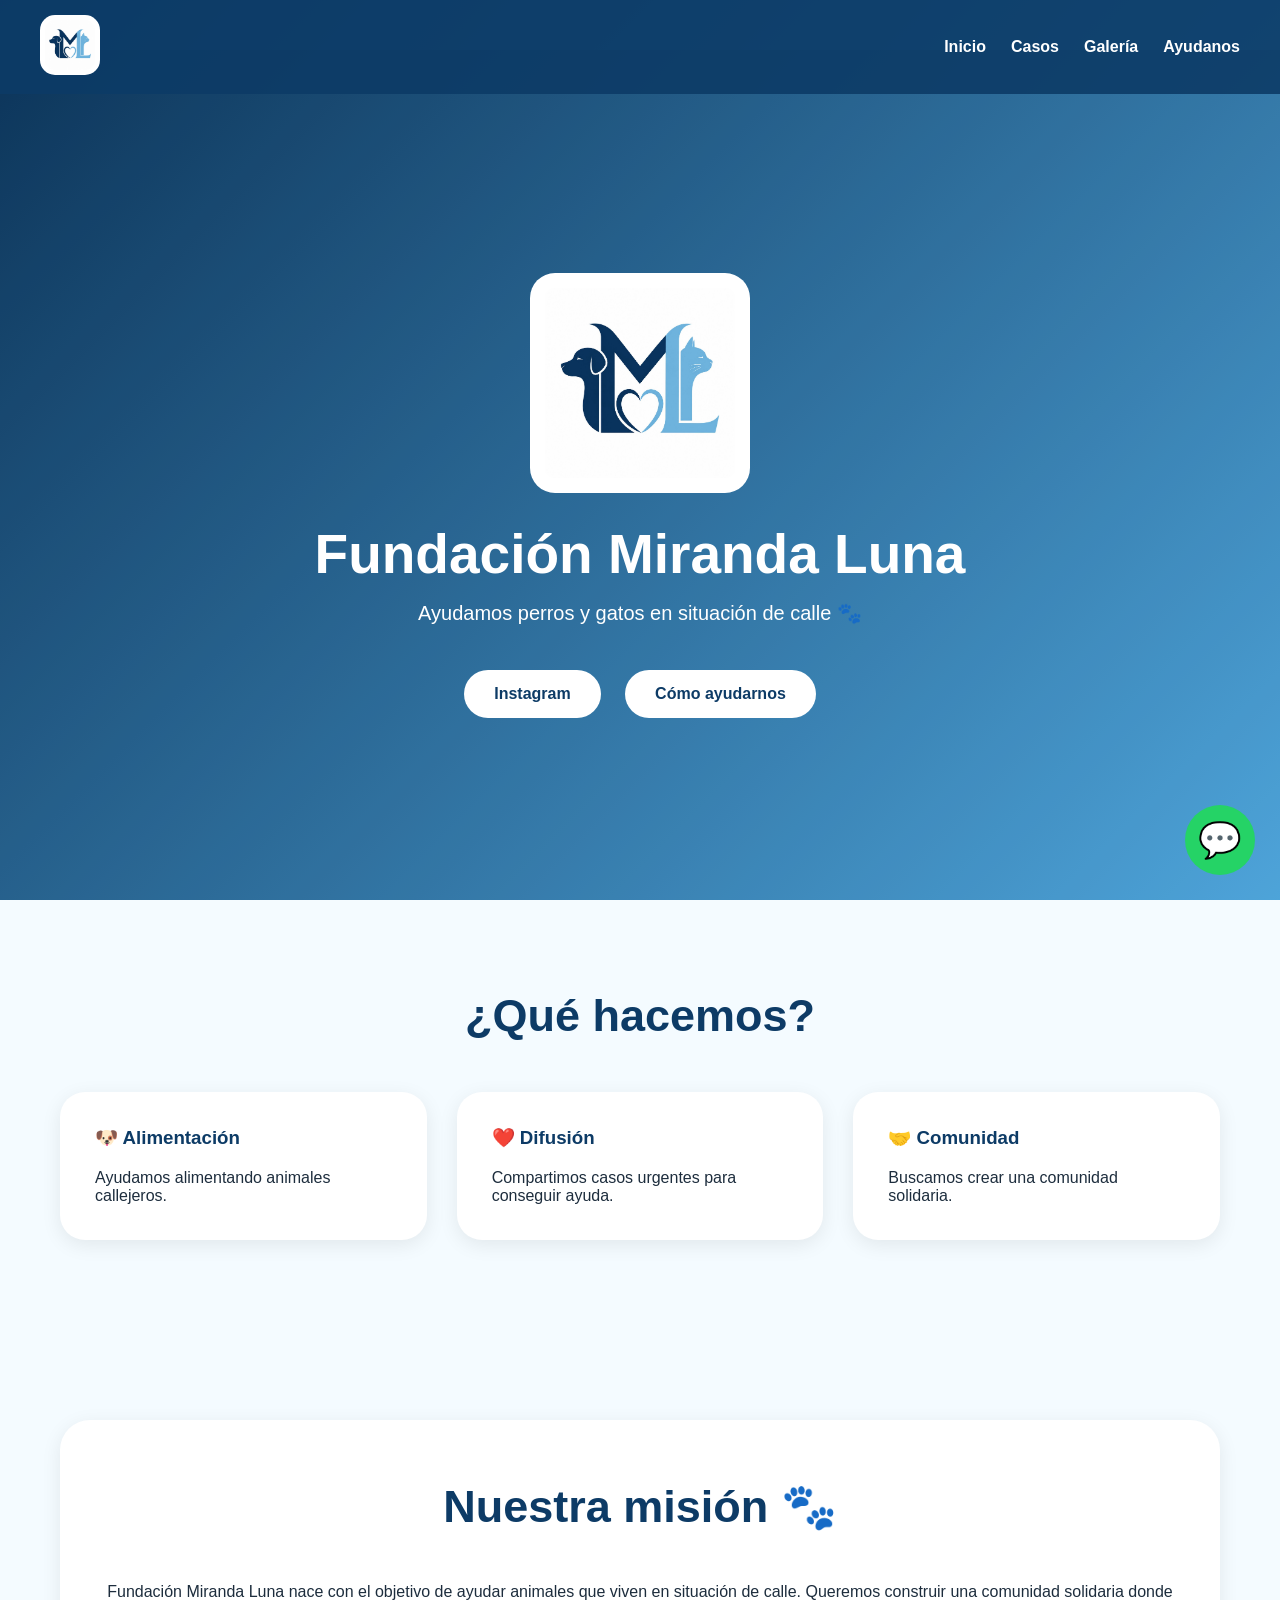
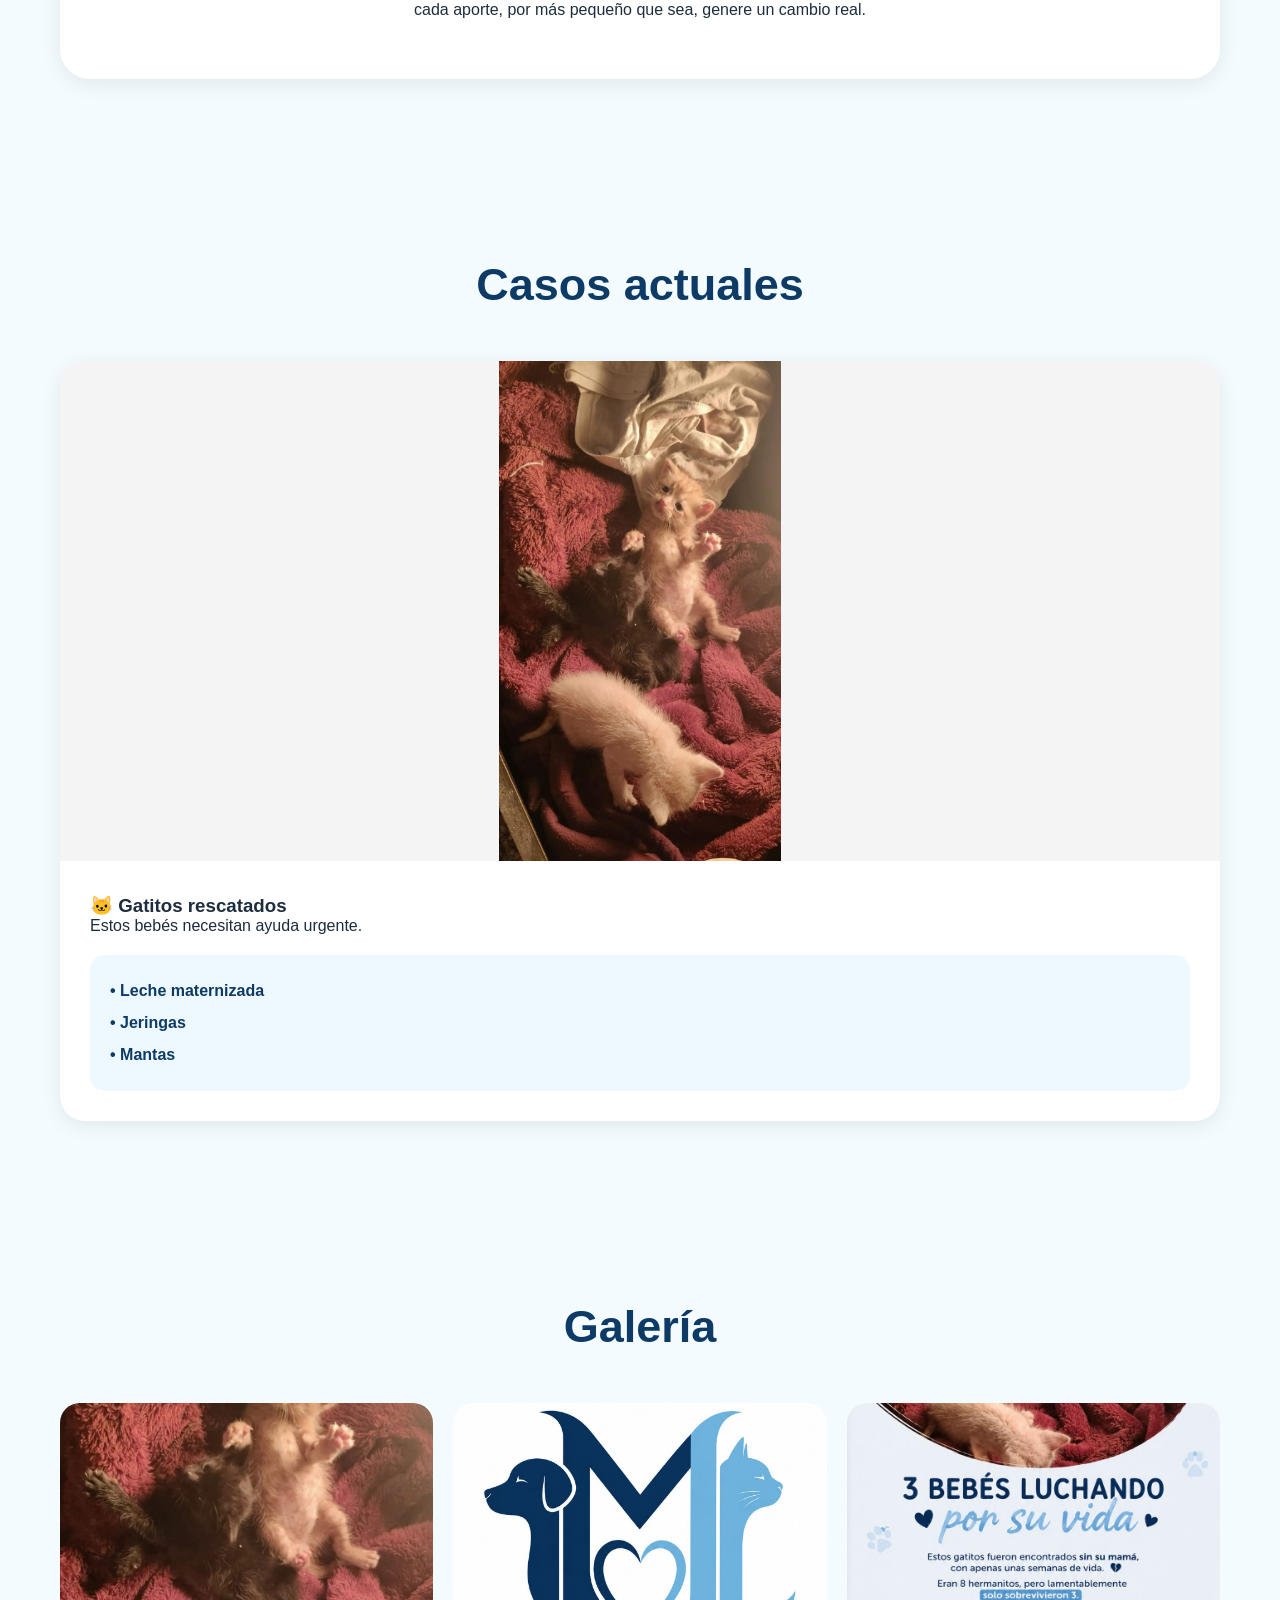
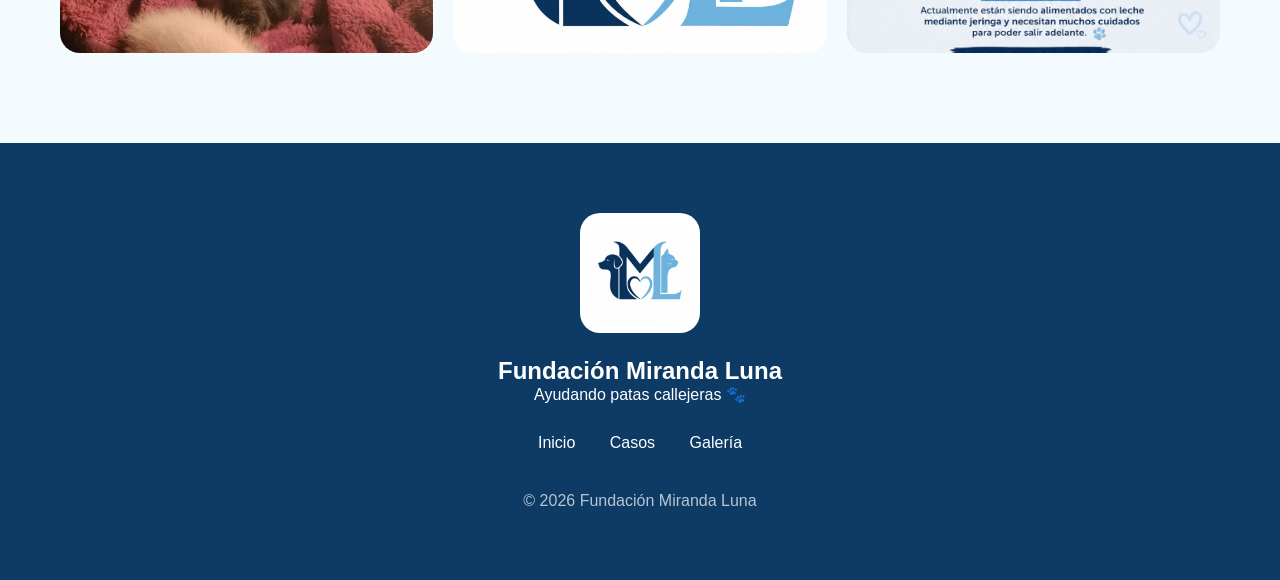
<file: index.html>
<!DOCTYPE html>
<html lang="es">

<head>

  <meta charset="UTF-8">
  <meta name="viewport" content="width=device-width, initial-scale=1.0">

  <title>Fundación Miranda Luna</title>

  <link rel="icon" type="image/png" href="WhatsApp Image 2026-05-22 at 8.19.40 PM.jpeg">

  <link rel="stylesheet" href="style.css">

</head>

<body>

  <!-- NAVBAR -->

  <nav class="navbar">

<a href="index.html" class="nav-logo">

  <img src="WhatsApp Image 2026-05-22 at 8.19.40 PM.jpeg">

</a>

    <ul>

      <li><a href="#inicio">Inicio</a></li>
      <li><a href="#casos">Casos</a></li>
      <li><a href="#galeria">Galería</a></li>
      <li><a href="ayudar.html">Ayudanos</a></li>

    </ul>

  </nav>

  <!-- HEADER -->

  <header id="inicio">

    <div class="overlay"></div>

    <div class="header-content">

      <img src="WhatsApp Image 2026-05-22 at 8.19.40 PM.jpeg" class="logo">

      <h1>Fundación Miranda Luna</h1>

      <p>

        Ayudamos perros y gatos en situación de calle 🐾

      </p>

      <div class="buttons">

        <a href="https://www.instagram.com/fundmirandaluna?igsh=cjVqNXhsMjJ3d2V2&utm_source=qr"
           target="_blank">

           Instagram

        </a>

        <a href="ayudar.html">

           Cómo ayudarnos

        </a>

      </div>

    </div>

  </header>

  <!-- QUE HACEMOS -->

  <section>

    <h2>¿Qué hacemos?</h2>

    <div class="cards">

      <div class="card">

        <h3>🐶 Alimentación</h3>

        <p>

          Ayudamos alimentando animales callejeros.

        </p>

      </div>

      <div class="card">

        <h3>❤️ Difusión</h3>

        <p>

          Compartimos casos urgentes para conseguir ayuda.

        </p>

      </div>

      <div class="card">

        <h3>🤝 Comunidad</h3>

        <p>

          Buscamos crear una comunidad solidaria.

        </p>

      </div>

    </div>

  </section>

  <!-- MISION -->

  <section class="mission">

    <div class="mission-box">

      <h2>Nuestra misión 🐾</h2>

      <p>

        Fundación Miranda Luna nace con el objetivo de ayudar animales que viven en situación de calle. Queremos construir una comunidad solidaria donde cada aporte, por más pequeño que sea, genere un cambio real.

      </p>

    </div>

  </section>

  <!-- CASOS -->

  <section id="casos">

    <h2>Casos actuales</h2>

    <div class="case-card">

      <img src="gatitos1.jpeg">

      <div class="case-content">

        <h3>🐱 Gatitos rescatados</h3>

        <p>

          Estos bebés necesitan ayuda urgente.

        </p>

        <div class="needs">

          • Leche maternizada
          <br>
          • Jeringas
          <br>
          • Mantas

        </div>

      </div>

    </div>

  </section>

  <!-- GALERIA -->

  <section id="galeria">

    <h2>Galería</h2>

    <div class="gallery">

      <img src="gatitos1.jpeg">
      <img src="WhatsApp Image 2026-05-22 at 8.19.40 PM.jpeg">
      <img src="WhatsApp Image 2026-05-23 at 12.50.21 AM.jpeg">

    </div>

  </section>

  <!-- FOOTER -->

  <footer>

    <img src="WhatsApp Image 2026-05-22 at 8.19.40 PM.jpeg" class="footer-logo">

    <h2>Fundación Miranda Luna</h2>

    <p>

      Ayudando patas callejeras 🐾

    </p>

    <div class="footer-links">

      <a href="#inicio">Inicio</a>
      <a href="#casos">Casos</a>
      <a href="#galeria">Galería</a>

    </div>

    <p class="copy">

      © 2026 Fundación Miranda Luna

    </p>

  </footer>

  <!-- BOTON WHATSAPP -->

  <a href="https://wa.me/543804321763"
     class="whatsapp"
     target="_blank">

     💬

  </a>

</body>

</html>
</file>
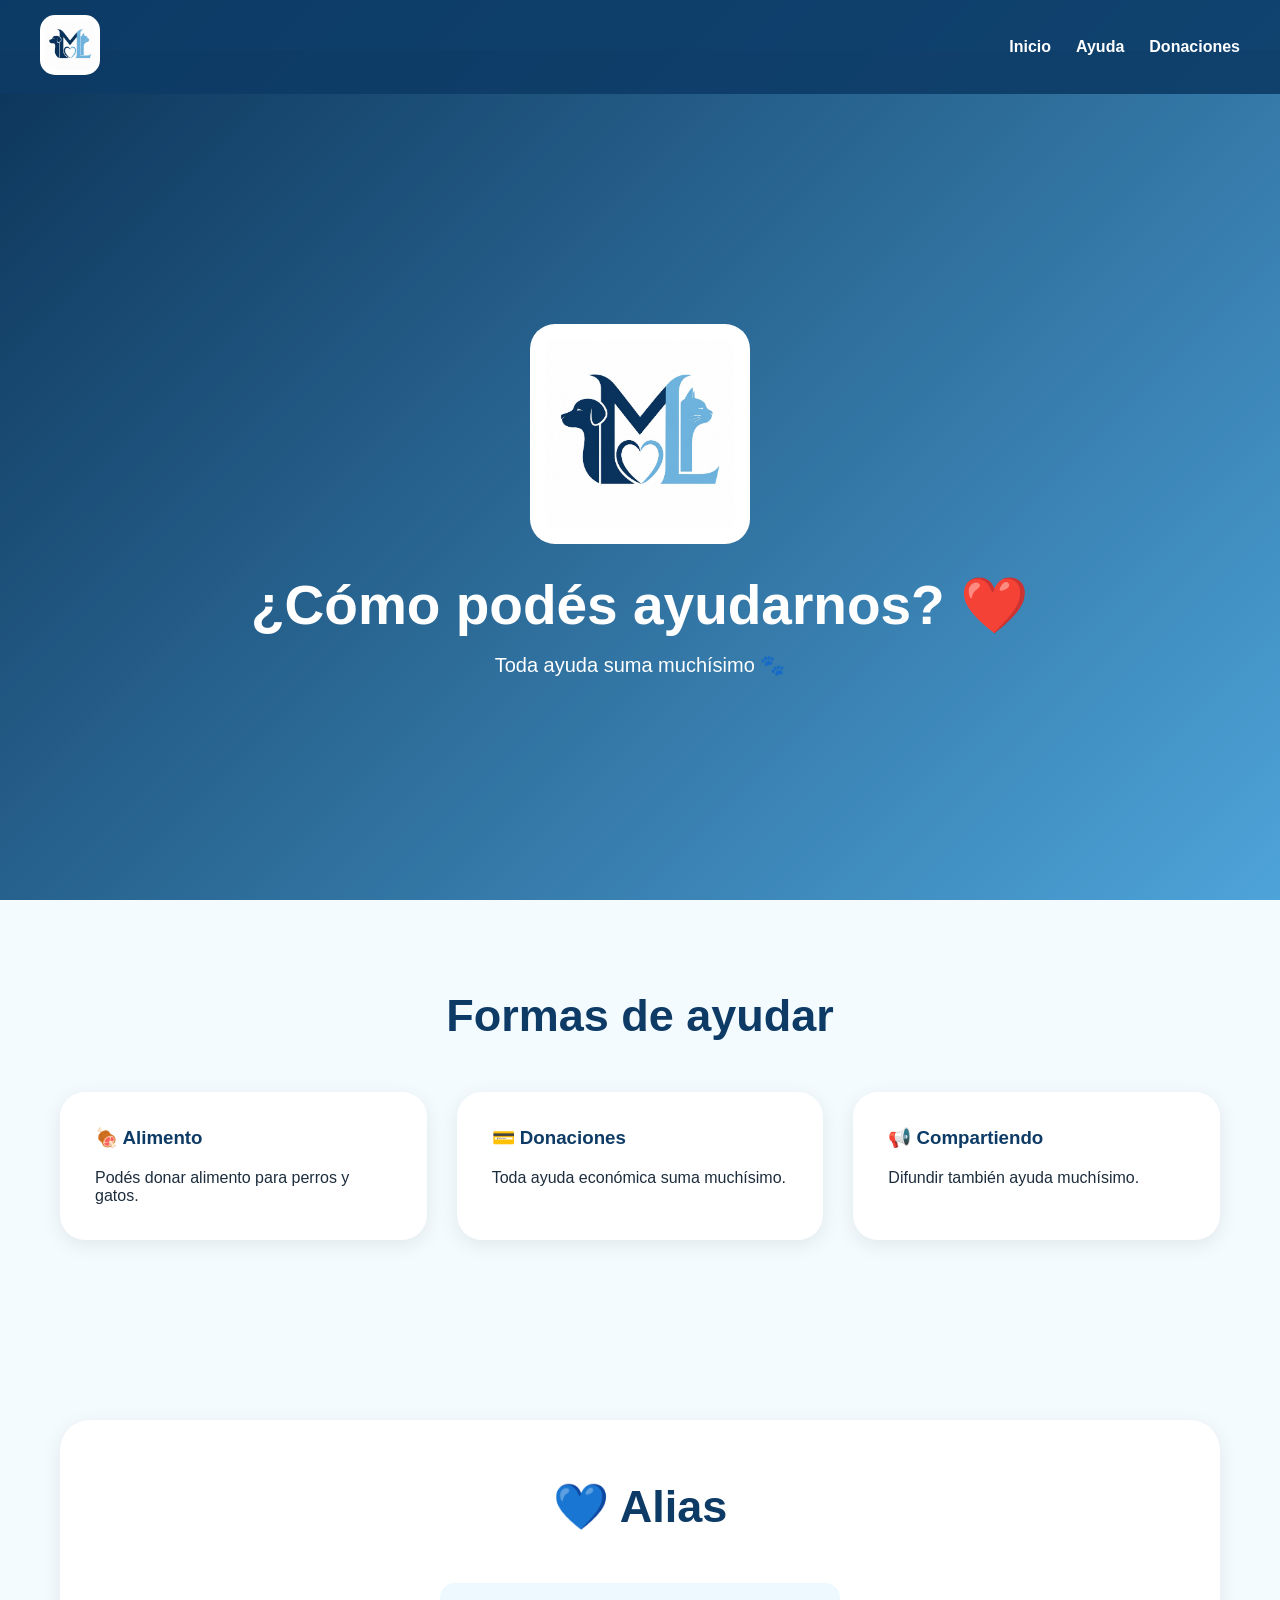
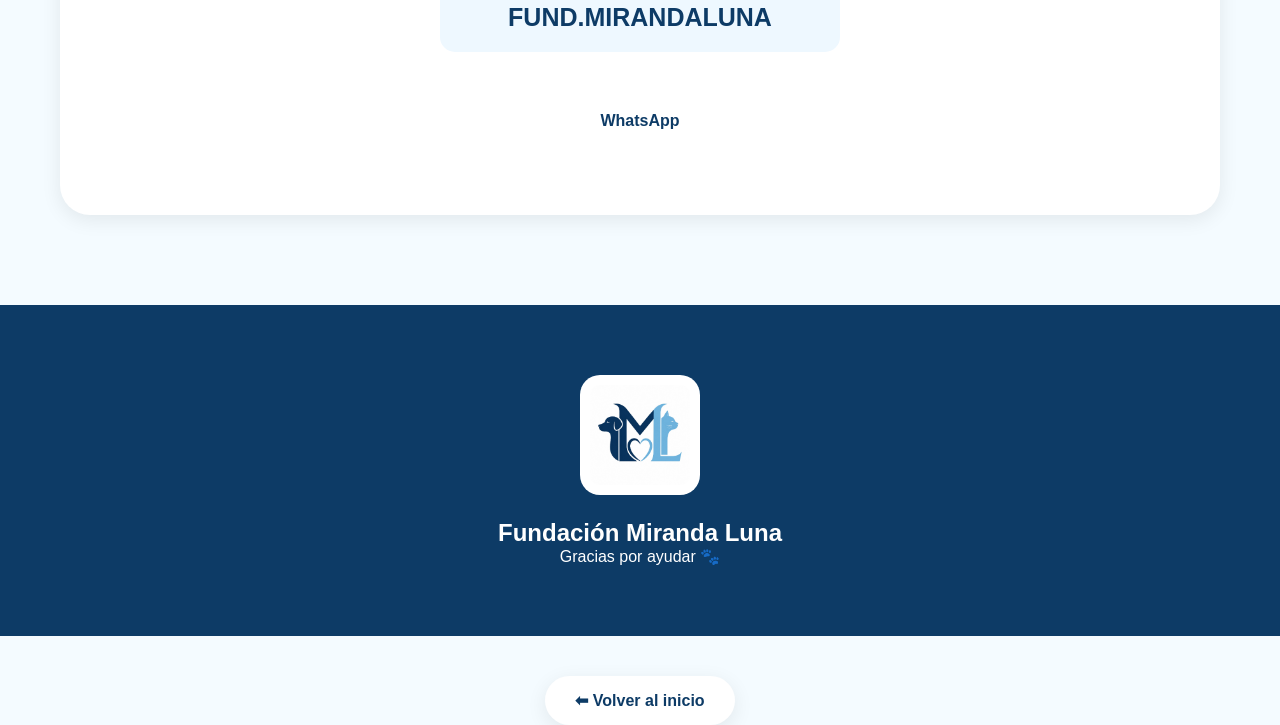
<file: ayudar.html>
<!DOCTYPE html>
<html lang="es">

<head>

  <meta charset="UTF-8">
  <meta name="viewport" content="width=device-width, initial-scale=1.0">

  <title>Cómo ayudarnos</title>

  <link rel="icon" type="image/png" href="WhatsApp Image 2026-05-22 at 8.19.40 PM.jpeg">

  <link rel="stylesheet" href="style.css">

</head>

<body>

  <!-- NAVBAR -->

  <nav class="navbar">

<a href="index.html" class="nav-logo">

  <img src="WhatsApp Image 2026-05-22 at 8.19.40 PM.jpeg">

</a>

    <ul>

      <li><a href="index.html">Inicio</a></li>
      <li><a href="#ayuda">Ayuda</a></li>
      <li><a href="#donaciones">Donaciones</a></li>

    </ul>

  </nav>

  <!-- HEADER -->

  <header class="help-header">

    <div class="overlay"></div>

    <div class="header-content">

      <img src="WhatsApp Image 2026-05-22 at 8.19.40 PM.jpeg" class="logo">

      <h1>¿Cómo podés ayudarnos? ❤️</h1>

      <p>

        Toda ayuda suma muchísimo 🐾

      </p>

    </div>

  </header>

  <!-- AYUDA -->

  <section id="ayuda">

    <h2>Formas de ayudar</h2>

    <div class="cards">

      <div class="card">

        <h3>🍖 Alimento</h3>

        <p>

          Podés donar alimento para perros y gatos.

        </p>

      </div>

      <div class="card">

        <h3>💳 Donaciones</h3>

        <p>

          Toda ayuda económica suma muchísimo.

        </p>

      </div>

      <div class="card">

        <h3>📢 Compartiendo</h3>

        <p>

          Difundir también ayuda muchísimo.

        </p>

      </div>

    </div>

  </section>

  <!-- DONACIONES -->

  <section id="donaciones">

    <div class="donation-box">

      <h2>💙 Alias</h2>

      <div class="alias">

        FUND.MIRANDALUNA

      </div>

      <div class="buttons">

        <a href="https://wa.me/543804321763"
           target="_blank">

           WhatsApp

        </a>

      </div>

    </div>

  </section>

  <!-- FOOTER -->

  <footer>

    <img src="WhatsApp Image 2026-05-22 at 8.19.40 PM.jpeg" class="footer-logo">

    <h2>Fundación Miranda Luna</h2>

    <p>

      Gracias por ayudar 🐾

    </p>

  </footer>
    <div class="bottom-home">

  <a href="index.html">

    ⬅ Volver al inicio

  </a>

</div>

  

</body>

</html>
</file>
<file: style.css>
*{
  margin:0;
  padding:0;
  box-sizing:border-box;
  font-family:Arial, Helvetica, sans-serif;
}

html{
  scroll-behavior:smooth;
}

body{
  background:#f4fbff;
  color:#1d2d3d;
}

/* NAVBAR */

.navbar{
  position:fixed;
  top:0;
  width:100%;
  display:flex;
  justify-content:space-between;
  align-items:center;
  padding:15px 40px;
  background:rgba(13,59,102,0.9);
  z-index:1000;
}

.nav-logo img{
  width:60px;
  background:white;
  padding:5px;
  border-radius:15px;
}

.navbar ul{
  display:flex;
  list-style:none;
  gap:25px;
}

/* LINKS NAVBAR */

.navbar ul li a{
  color:white;
  text-decoration:none;
  font-weight:bold;
  transition:0.3s;
  position:relative;
  padding-bottom:5px;
}

/* LINEA ANIMADA */

.navbar ul li a::after{
  content:"";
  position:absolute;
  left:0;
  bottom:0;
  width:0%;
  height:2px;
  background:#9edcff;
  transition:0.3s;
}

/* HOVER */

.navbar ul li a:hover{
  color:#9edcff;
}

.navbar ul li a:hover::after{
  width:100%;
}

/* HEADER */

header,
.help-header{
  height:100vh;
  background:linear-gradient(135deg,#0d3b66,#5bc0ff);
  display:flex;
  justify-content:center;
  align-items:center;
  text-align:center;
  position:relative;
  overflow:hidden;
  padding-top:100px;
}

.overlay{
  position:absolute;
  width:100%;
  height:100%;
  background:rgba(0,0,0,0.15);
}

.header-content{
  position:relative;
  z-index:2;
}

.logo{
  width:220px;
  background:white;
  padding:15px;
  border-radius:25px;
  transition:0.3s;
}

.logo:hover{
  transform:scale(1.03);
}

header h1,
.help-header h1{
  color:white;
  font-size:55px;
  margin-top:25px;
}

header p,
.help-header p{
  color:white;
  font-size:20px;
  margin-top:15px;
}

.buttons{
  margin-top:35px;
}

.buttons a{
  text-decoration:none;
  color:#0d3b66;
  background:white;
  padding:15px 30px;
  border-radius:50px;
  margin:10px;
  display:inline-block;
  font-weight:bold;
  transition:0.3s;
}

.buttons a:hover{
  transform:translateY(-5px);
}

/* SECTIONS */

section{
  padding:90px 20px;
  max-width:1200px;
  margin:auto;
}

section h2{
  text-align:center;
  margin-bottom:50px;
  font-size:45px;
  color:#0d3b66;
}

/* CARDS */

.cards{
  display:grid;
  grid-template-columns:repeat(auto-fit,minmax(250px,1fr));
  gap:30px;
}

.card{
  background:white;
  padding:35px;
  border-radius:25px;
  box-shadow:0 5px 20px rgba(0,0,0,0.08);
  transition:0.35s;
}

.card:hover{
  transform:translateY(-10px);
}

.card h3{
  margin-bottom:20px;
  color:#0d3b66;
}

/* MISION */

.mission-box{
  background:white;
  border-radius:30px;
  padding:60px 30px;
  text-align:center;
  box-shadow:0 5px 20px rgba(0,0,0,0.08);
  transition:0.3s;
}

.mission-box:hover{
  transform:translateY(-8px);
}

/* CASOS */

.case-card{
  background:white;
  border-radius:25px;
  overflow:hidden;
  box-shadow:0 5px 20px rgba(0,0,0,0.08);
}

.case-card img{
  width:100%;
  max-height:500px;
  object-fit:contain;
  background:#f4f4f4;
}

.case-content{
  padding:30px;
}

.needs{
  background:#eef8ff;
  padding:20px;
  border-radius:15px;
  margin-top:20px;
  line-height:2;
  font-weight:bold;
  color:#0d3b66;
}

/* GALERIA */

.gallery{
  display:grid;
  grid-template-columns:repeat(auto-fit,minmax(250px,1fr));
  gap:20px;
}

.gallery img{
  width:100%;
  height:250px;
  object-fit:cover;
  border-radius:20px;
  transition:0.35s;
}

.gallery img:hover{
  transform:scale(1.05);
}

/* DONACIONES */

.donation-box{
  background:white;
  padding:60px 30px;
  border-radius:30px;
  text-align:center;
  box-shadow:0 5px 20px rgba(0,0,0,0.08);
}

.alias{
  background:#eef8ff;
  padding:20px;
  border-radius:15px;
  max-width:400px;
  margin:30px auto;
  font-size:25px;
  font-weight:bold;
  color:#0d3b66;
}

/* FOOTER */

footer{
  background:#0d3b66;
  color:white;
  text-align:center;
  padding:70px 20px;
}

.footer-logo{
  width:120px;
  background:white;
  padding:10px;
  border-radius:20px;
  margin-bottom:20px;
}

.footer-links{
  margin-top:30px;
}

.footer-links a{
  color:white;
  text-decoration:none;
  margin:0 15px;
}

.copy{
  margin-top:40px;
  opacity:0.7;
}

/* WHATSAPP */

.whatsapp{
  position:fixed;
  right:25px;
  bottom:25px;
  width:70px;
  height:70px;
  background:#25D366;
  color:white;
  text-decoration:none;
  border-radius:50%;
  text-align:center;
  line-height:70px;
  font-size:35px;
}

/* RESPONSIVE */

@media(max-width:768px){

  .navbar{
    padding:15px 20px;
    flex-direction:column;
    gap:15px;
  }

  .navbar ul{
    gap:15px;
    flex-wrap:wrap;
    justify-content:center;
  }

  header h1,
  .help-header h1{
    font-size:40px;
  }

  section h2{
    font-size:35px;
  }

}
/* BOTON VOLVER AL INICIO */

.bottom-home{
  text-align:center;
  margin-top:40px;
}

.bottom-home a{
  text-decoration:none;
  background:#ffffff;
  color:#0d3b66;
  padding:15px 30px;
  border-radius:50px;
  font-weight:bold;
  display:inline-block;
  transition:0.3s;
  box-shadow:0 5px 20px rgba(0,0,0,0.08);
}

.bottom-home a:hover{
  transform:translateY(-5px);
  background:#eef8ff;
}
    }
</file>
